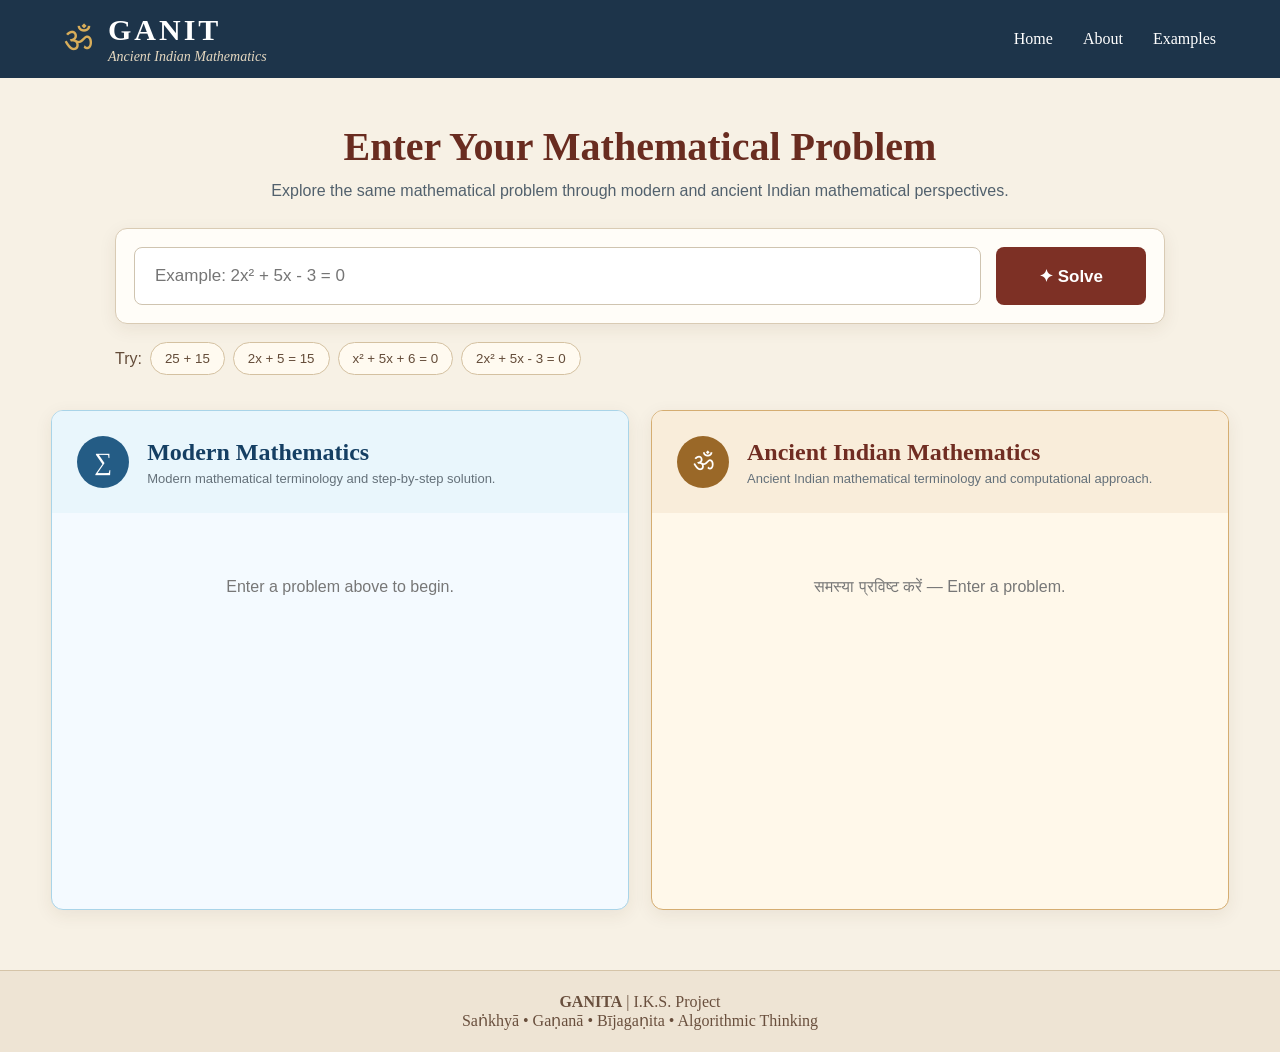
<file: index.html>
<!DOCTYPE html>
<html lang="en">

<head>
    <meta charset="UTF-8">
    <meta name="viewport" content="width=device-width, initial-scale=1.0">

    <title>GANITA | Ancient Indian Mathematics</title>

    <link rel="stylesheet" href="Ganit.css">
</head>

<body>

    <header>

        <div class="logo">
            <div class="logo-symbol">ॐ</div>

            <div>
                <h1>GANIT</h1>
                <span>Ancient Indian Mathematics</span>
            </div>
        </div>

        <nav>
            <a href="#">Home</a>
            <a href="#about">About</a>
            <a href="#examples">Examples</a>
        </nav>

    </header>


    <main class="main">

        <section class="title-section">

            <h2>Enter Your Mathematical Problem</h2>

            <p>
                Explore the same mathematical problem through
                modern and ancient Indian mathematical perspectives.
            </p>

        </section>


        <div class="input-box">

            <input
                type="text"
                id="problemInput"
                placeholder="Example: 2x² + 5x - 3 = 0"
            >

            <button class="solve-btn" onclick="solveProblem()">
                ✦ Solve
            </button>

        </div>


        <div class="examples">

            <span>Try:</span>

            <button onclick="setExample('25 + 15')">
                25 + 15
            </button>

            <button onclick="setExample('2x + 5 = 15')">
                2x + 5 = 15
            </button>

            <button onclick="setExample('x² + 5x + 6 = 0')">
                x² + 5x + 6 = 0
            </button>

            <button onclick="setExample('2x² + 5x - 3 = 0')">
                2x² + 5x - 3 = 0
            </button>

        </div>


        <div class="outputs">

            <!-- MODERN MATHEMATICS -->

            <div class="card modern-card">

                <div class="card-header">

                    <div class="icon modern-icon">
                        ∑
                    </div>

                    <div>

                        <h3>Modern Mathematics</h3>

                        <p>
                            Modern mathematical terminology
                            and step-by-step solution.
                        </p>

                    </div>

                </div>

                <div class="card-content" id="modernOutput">

                    <div class="empty-message">
                        Enter a problem above to begin.
                    </div>

                </div>

            </div>


            <!-- ANCIENT MATHEMATICS -->

            <div class="card ancient-card">

                <div class="card-header">

                    <div class="icon ancient-icon">
                        ॐ
                    </div>

                    <div>

                        <h3>Ancient Indian Mathematics</h3>

                        <p>
                            Ancient Indian mathematical terminology
                            and computational approach.
                        </p>

                    </div>

                </div>

                <div class="card-content" id="ancientOutput">

                    <div class="empty-message">
                        समस्या प्रविष्ट करें — Enter a problem.
                    </div>

                </div>

            </div>

        </div>

    </main>


    <footer>

        <strong>GANITA</strong> | I.K.S. Project

        <br>

        Saṅkhyā • Gaṇanā • Bījagaṇita • Algorithmic Thinking

    </footer>


    <script src="Ganit.js"></script>

</body>

</html>
</file>
<file: Ganit.css>
* {
    margin: 0;
    padding: 0;
    box-sizing: border-box;
}

body {
    font-family: Georgia, "Times New Roman", serif;
    background: #f7f1e5;
    color: #26384a;
}


/* ================= HEADER ================= */

header {
    min-height: 78px;
    background: #1d344a;
    color: white;

    display: flex;
    align-items: center;
    justify-content: space-between;

    padding: 0 5%;
}

.logo {
    display: flex;
    align-items: center;
    gap: 15px;
}

.logo-symbol {
    font-size: 34px;
    color: #d8ad5a;
}

.logo h1 {
    font-size: 30px;
    letter-spacing: 3px;
}

.logo span {
    color: #e5d8c0;
    font-size: 14px;
    font-style: italic;
}

nav {
    display: flex;
    gap: 30px;
}

nav a {
    color: white;
    text-decoration: none;
}

nav a:hover {
    color: #e2b95f;
}


/* ================= MAIN ================= */

.main {
    width: 92%;
    max-width: 1450px;
    margin: auto;
    padding: 45px 0 60px;
}


/* ================= TITLE ================= */

.title-section {
    text-align: center;
    margin-bottom: 28px;
}

.title-section h2 {
    font-size: 40px;
    color: #692c20;
    margin-bottom: 12px;
}

.title-section p {
    font-family: Arial, sans-serif;
    color: #52616d;
}


/* ================= INPUT ================= */

.input-box {
    max-width: 1050px;
    margin: auto;

    background: #fffdf8;
    border: 1px solid #d9cbb4;
    border-radius: 12px;

    padding: 18px;

    display: flex;
    gap: 15px;

    box-shadow: 0 5px 18px rgba(74, 55, 30, 0.08);
}

#problemInput {
    flex: 1;

    height: 58px;

    border: 1px solid #cfc4b0;
    border-radius: 8px;

    padding: 0 20px;

    font-size: 17px;
    outline: none;
}

#problemInput:focus {
    border-color: #9c6b30;
}

.solve-btn {
    width: 150px;

    border: none;
    border-radius: 8px;

    background: #7d3025;
    color: white;

    font-size: 17px;
    font-weight: bold;

    cursor: pointer;
}

.solve-btn:hover {
    background: #5e241c;
}


/* ================= EXAMPLES ================= */

.examples {
    max-width: 1050px;
    margin: 18px auto 35px;

    display: flex;
    flex-wrap: wrap;
    gap: 8px;

    align-items: center;

    font-family: Arial, sans-serif;
}

.examples span {
    color: #634b38;
}

.examples button {
    border: 1px solid #d4c1a1;
    background: #fffaf0;

    border-radius: 20px;

    padding: 8px 14px;

    cursor: pointer;
    color: #634b38;
}

.examples button:hover {
    background: #f1dfc0;
}


/* ================= OUTPUTS ================= */

.outputs {
    display: grid;
    grid-template-columns: 1fr 1fr;
    gap: 22px;
}


/* ================= CARDS ================= */

.card {
    border-radius: 12px;
    overflow: hidden;

    min-height: 500px;

    box-shadow: 0 5px 18px rgba(74, 55, 30, 0.08);
}

.modern-card {
    background: #f4faff;
    border: 1px solid #a9d4e8;
}

.ancient-card {
    background: #fff8ea;
    border: 1px solid #d5ad71;
}


/* ================= CARD HEADER ================= */

.card-header {
    padding: 25px;

    display: flex;
    align-items: center;

    gap: 18px;
}

.modern-card .card-header {
    background: #e9f6fc;
}

.ancient-card .card-header {
    background: #f9edda;
}

.icon {
    width: 52px;
    height: 52px;

    border-radius: 50%;

    display: flex;
    justify-content: center;
    align-items: center;

    font-size: 25px;
    color: white;
}

.modern-icon {
    background: #245c85;
}

.ancient-icon {
    background: #9a6828;
}

.card-header h3 {
    font-size: 24px;
}

.modern-card h3 {
    color: #153f63;
}

.ancient-card h3 {
    color: #702d22;
}

.card-header p {
    margin-top: 5px;

    font-family: Arial, sans-serif;
    font-size: 13px;

    color: #65717a;
}


/* ================= CONTENT ================= */

.card-content {
    padding: 25px;
}

.section-box {
    padding: 18px;

    margin-bottom: 18px;

    border-radius: 9px;
}

.modern-card .section-box {
    background: #edf8fd;
    border: 1px solid #cbe5f2;
}

.ancient-card .section-box {
    background: #fff5e4;
    border: 1px solid #ead2ad;
}

.label {
    font-weight: bold;
    margin-bottom: 12px;
}

.modern-card .label {
    color: #17486d;
}

.ancient-card .label {
    color: #7b4917;
}

.problem {
    font-size: 22px;
}


/* ================= STEPS ================= */

.steps {
    font-family: Arial, sans-serif;
}

.step {
    display: flex;
    gap: 14px;

    margin: 18px 0;
}

.step-number {
    min-width: 30px;
    height: 30px;

    border-radius: 50%;

    display: flex;
    justify-content: center;
    align-items: center;

    color: white;
    font-weight: bold;
}

.modern-card .step-number {
    background: #377fae;
}

.ancient-card .step-number {
    background: #9a6828;
}

.step-text {
    line-height: 1.5;
    color: #45515b;
}

.equation {
    display: block;

    margin-top: 6px;

    font-family: Georgia, serif;
    font-size: 19px;

    color: #26384a;
}


/* ================= ANSWER ================= */

.answer {
    padding: 18px;

    margin-top: 15px;

    border-radius: 9px;
}

.modern-card .answer {
    background: #e1f2fa;
}

.ancient-card .answer {
    background: #f9e9cc;
}

.answer-title {
    font-weight: bold;
    margin-bottom: 10px;
}

.answer-value {
    font-size: 27px;
    font-weight: bold;
}

.modern-card .answer-value {
    color: #143f61;
}

.ancient-card .answer-value {
    color: #702d22;
}


/* ================= ALGORITHM ================= */

.algorithm {
    margin-top: 20px;

    text-align: center;

    padding: 18px;

    border-radius: 9px;

    background: #f4eee1;
}

.algorithm h4 {
    color: #6d3927;
    margin-bottom: 12px;
}

.flow {
    font-family: Arial, sans-serif;
    color: #594b3c;
    line-height: 1.8;
}


/* ================= EMPTY ================= */

.empty-message {
    padding: 40px 10px;

    text-align: center;

    font-family: Arial, sans-serif;

    color: #777;
}


/* ================= ERROR ================= */

.error {
    color: #9b3024;

    background: #fde9e6;

    border: 1px solid #e2b5af;

    padding: 15px;

    border-radius: 8px;

    font-family: Arial, sans-serif;
}


/* ================= FOOTER ================= */

footer {
    background: #eee4d4;

    border-top: 1px solid #d5c4a8;

    padding: 22px;

    text-align: center;

    color: #694f3d;
}


/* ================= MOBILE ================= */

@media(max-width: 900px) {

    header {
        padding: 18px 5%;

        flex-direction: column;

        gap: 15px;
    }

    nav {
        gap: 15px;
    }

    .title-section h2 {
        font-size: 30px;
    }

    .input-box {
        flex-direction: column;
    }

    .solve-btn {
        width: 100%;
        height: 52px;
    }

    .outputs {
        grid-template-columns: 1fr;
    }
}
</file>
<file: Ganita.css>
* {
    margin: 0;
    padding: 0;
    box-sizing: border-box;
}

body {
    font-family: Georgia, "Times New Roman", serif;
    background: #f7f1e5;
    color: #26384a;
}


/* ================= HEADER ================= */

header {
    min-height: 78px;
    background: #1d344a;
    color: white;

    display: flex;
    align-items: center;
    justify-content: space-between;

    padding: 0 5%;
}

.logo {
    display: flex;
    align-items: center;
    gap: 15px;
}

.logo-symbol {
    font-size: 34px;
    color: #d8ad5a;
}

.logo h1 {
    font-size: 30px;
    letter-spacing: 3px;
}

.logo span {
    color: #e5d8c0;
    font-size: 14px;
    font-style: italic;
}

nav {
    display: flex;
    gap: 30px;
}

nav a {
    color: white;
    text-decoration: none;
}

nav a:hover {
    color: #e2b95f;
}


/* ================= MAIN ================= */

.main {
    width: 92%;
    max-width: 1450px;
    margin: auto;
    padding: 45px 0 60px;
}


/* ================= TITLE ================= */

.title-section {
    text-align: center;
    margin-bottom: 28px;
}

.title-section h2 {
    font-size: 40px;
    color: #692c20;
    margin-bottom: 12px;
}

.title-section p {
    font-family: Arial, sans-serif;
    color: #52616d;
}


/* ================= INPUT ================= */

.input-box {
    max-width: 1050px;
    margin: auto;

    background: #fffdf8;
    border: 1px solid #d9cbb4;
    border-radius: 12px;

    padding: 18px;

    display: flex;
    gap: 15px;

    box-shadow: 0 5px 18px rgba(74, 55, 30, 0.08);
}

#problemInput {
    flex: 1;

    height: 58px;

    border: 1px solid #cfc4b0;
    border-radius: 8px;

    padding: 0 20px;

    font-size: 17px;
    outline: none;
}

#problemInput:focus {
    border-color: #9c6b30;
}

.solve-btn {
    width: 150px;

    border: none;
    border-radius: 8px;

    background: #7d3025;
    color: white;

    font-size: 17px;
    font-weight: bold;

    cursor: pointer;
}

.solve-btn:hover {
    background: #5e241c;
}


/* ================= EXAMPLES ================= */

.examples {
    max-width: 1050px;
    margin: 18px auto 35px;

    display: flex;
    flex-wrap: wrap;
    gap: 8px;

    align-items: center;

    font-family: Arial, sans-serif;
}

.examples span {
    color: #634b38;
}

.examples button {
    border: 1px solid #d4c1a1;
    background: #fffaf0;

    border-radius: 20px;

    padding: 8px 14px;

    cursor: pointer;
    color: #634b38;
}

.examples button:hover {
    background: #f1dfc0;
}


/* ================= OUTPUTS ================= */

.outputs {
    display: grid;
    grid-template-columns: 1fr 1fr;
    gap: 22px;
}


/* ================= CARDS ================= */

.card {
    border-radius: 12px;
    overflow: hidden;

    min-height: 500px;

    box-shadow: 0 5px 18px rgba(74, 55, 30, 0.08);
}

.modern-card {
    background: #f4faff;
    border: 1px solid #a9d4e8;
}

.ancient-card {
    background: #fff8ea;
    border: 1px solid #d5ad71;
}


/* ================= CARD HEADER ================= */

.card-header {
    padding: 25px;

    display: flex;
    align-items: center;

    gap: 18px;
}

.modern-card .card-header {
    background: #e9f6fc;
}

.ancient-card .card-header {
    background: #f9edda;
}

.icon {
    width: 52px;
    height: 52px;

    border-radius: 50%;

    display: flex;
    justify-content: center;
    align-items: center;

    font-size: 25px;
    color: white;
}

.modern-icon {
    background: #245c85;
}

.ancient-icon {
    background: #9a6828;
}

.card-header h3 {
    font-size: 24px;
}

.modern-card h3 {
    color: #153f63;
}

.ancient-card h3 {
    color: #702d22;
}

.card-header p {
    margin-top: 5px;

    font-family: Arial, sans-serif;
    font-size: 13px;

    color: #65717a;
}


/* ================= CONTENT ================= */

.card-content {
    padding: 25px;
}

.section-box {
    padding: 18px;

    margin-bottom: 18px;

    border-radius: 9px;
}

.modern-card .section-box {
    background: #edf8fd;
    border: 1px solid #cbe5f2;
}

.ancient-card .section-box {
    background: #fff5e4;
    border: 1px solid #ead2ad;
}

.label {
    font-weight: bold;
    margin-bottom: 12px;
}

.modern-card .label {
    color: #17486d;
}

.ancient-card .label {
    color: #7b4917;
}

.problem {
    font-size: 22px;
}


/* ================= STEPS ================= */

.steps {
    font-family: Arial, sans-serif;
}

.step {
    display: flex;
    gap: 14px;

    margin: 18px 0;
}

.step-number {
    min-width: 30px;
    height: 30px;

    border-radius: 50%;

    display: flex;
    justify-content: center;
    align-items: center;

    color: white;
    font-weight: bold;
}

.modern-card .step-number {
    background: #377fae;
}

.ancient-card .step-number {
    background: #9a6828;
}

.step-text {
    line-height: 1.5;
    color: #45515b;
}

.equation {
    display: block;

    margin-top: 6px;

    font-family: Georgia, serif;
    font-size: 19px;

    color: #26384a;
}


/* ================= ANSWER ================= */

.answer {
    padding: 18px;

    margin-top: 15px;

    border-radius: 9px;
}

.modern-card .answer {
    background: #e1f2fa;
}

.ancient-card .answer {
    background: #f9e9cc;
}

.answer-title {
    font-weight: bold;
    margin-bottom: 10px;
}

.answer-value {
    font-size: 27px;
    font-weight: bold;
}

.modern-card .answer-value {
    color: #143f61;
}

.ancient-card .answer-value {
    color: #702d22;
}


/* ================= ALGORITHM ================= */

.algorithm {
    margin-top: 20px;

    text-align: center;

    padding: 18px;

    border-radius: 9px;

    background: #f4eee1;
}

.algorithm h4 {
    color: #6d3927;
    margin-bottom: 12px;
}

.flow {
    font-family: Arial, sans-serif;
    color: #594b3c;
    line-height: 1.8;
}


/* ================= EMPTY ================= */

.empty-message {
    padding: 40px 10px;

    text-align: center;

    font-family: Arial, sans-serif;

    color: #777;
}


/* ================= ERROR ================= */

.error {
    color: #9b3024;

    background: #fde9e6;

    border: 1px solid #e2b5af;

    padding: 15px;

    border-radius: 8px;

    font-family: Arial, sans-serif;
}


/* ================= FOOTER ================= */

footer {
    background: #eee4d4;

    border-top: 1px solid #d5c4a8;

    padding: 22px;

    text-align: center;

    color: #694f3d;
}


/* ================= MOBILE ================= */

@media(max-width: 900px) {

    header {
        padding: 18px 5%;

        flex-direction: column;

        gap: 15px;
    }

    nav {
        gap: 15px;
    }

    .title-section h2 {
        font-size: 30px;
    }

    .input-box {
        flex-direction: column;
    }

    .solve-btn {
        width: 100%;
        height: 52px;
    }

    .outputs {
        grid-template-columns: 1fr;
    }
}
</file>
